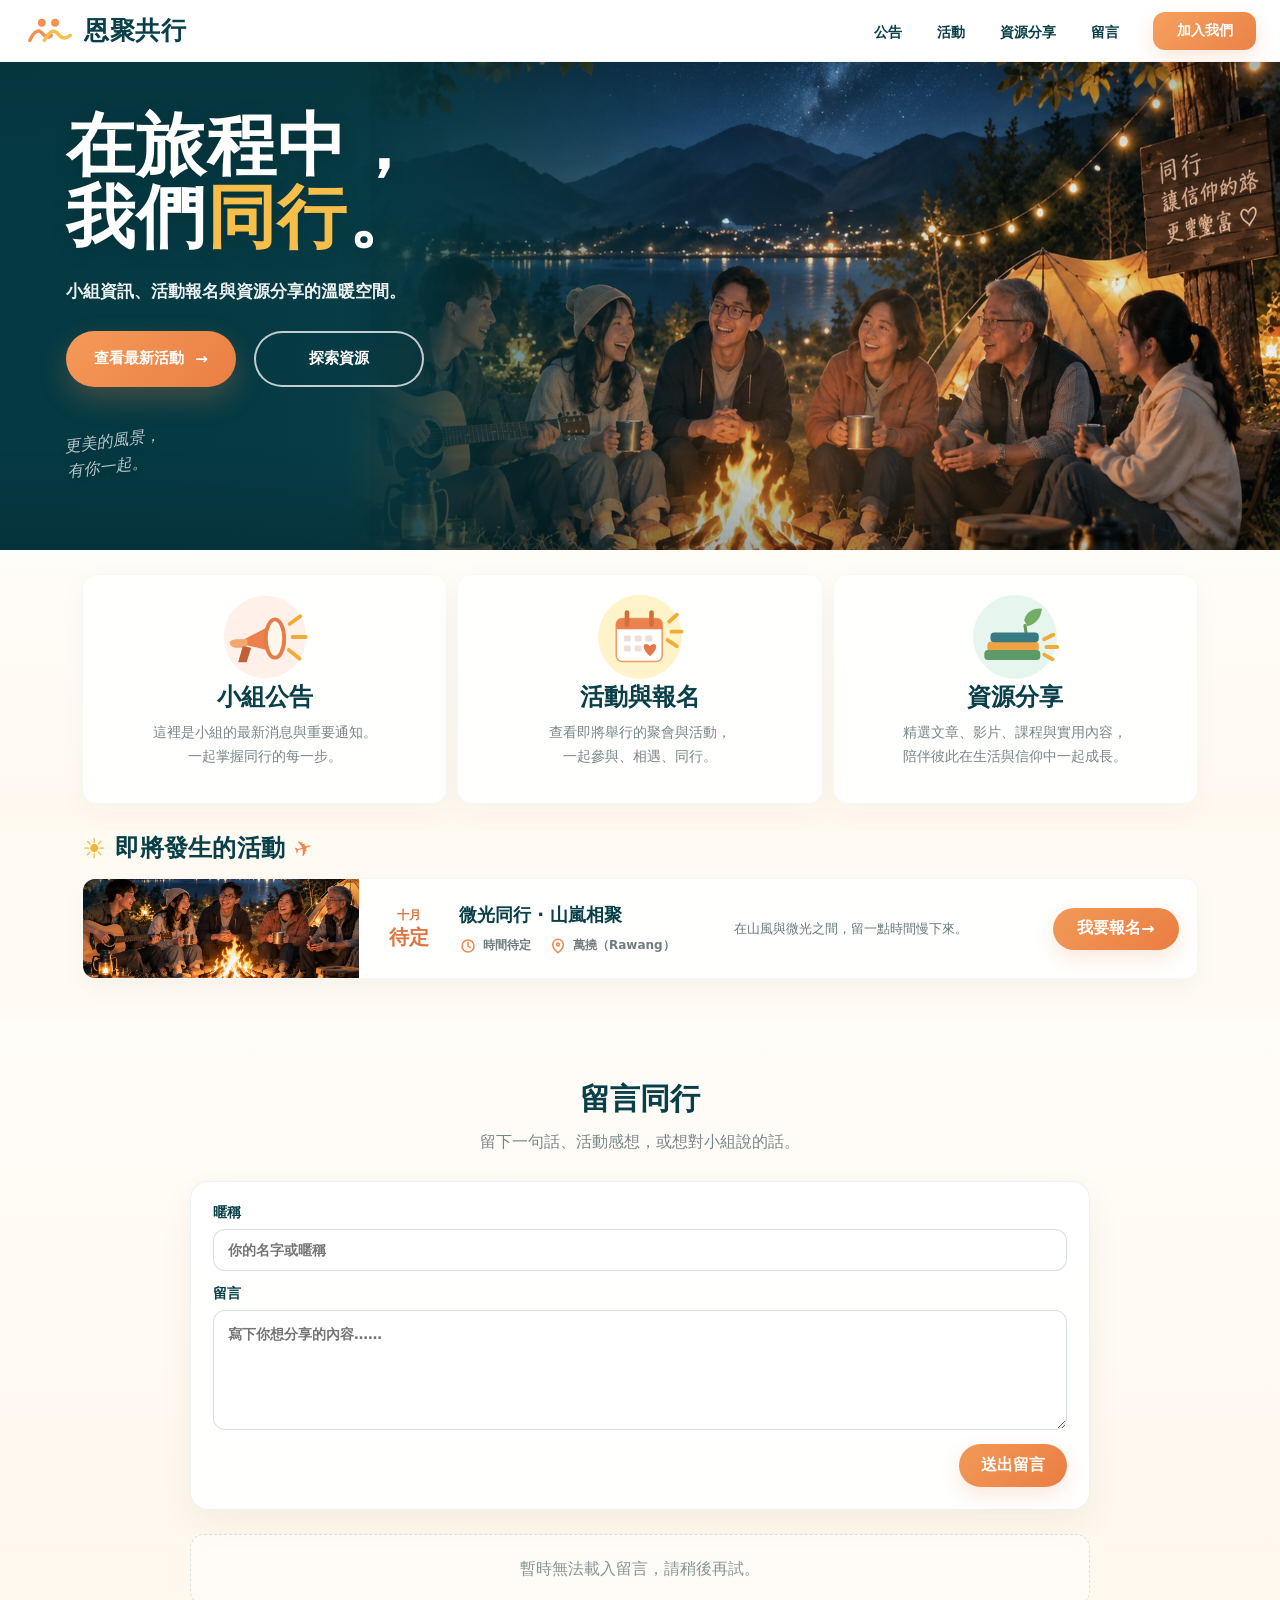
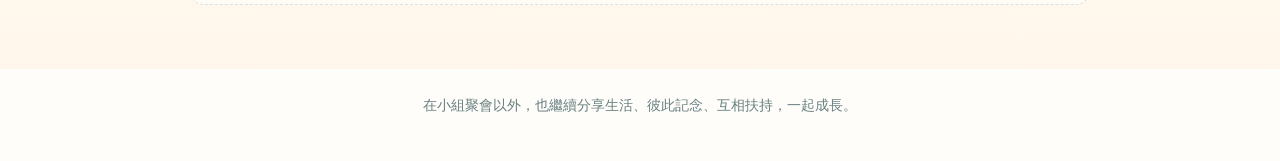
<file: index.html>
<!doctype html>
<html lang="zh-Hant">
<head>
  <meta charset="utf-8">
  <meta name="viewport" content="width=device-width, initial-scale=1">
  <meta name="theme-color" content="#fffaf2">
  <title>恩聚共行</title>
  <link rel="stylesheet" href="style.css">
  <link rel="stylesheet" href="comments.css">
</head>
<body>
  <header class="topbar">
    <div class="nav-shell">
      <a class="brand" href="#top" aria-label="恩聚共行 首頁">
        <svg class="brand-mark" viewBox="0 0 82 48" aria-hidden="true">
          <circle cx="28" cy="11" r="6.2"></circle>
          <circle cx="49" cy="11" r="6.2"></circle>
          <path d="M9 39C17 22 24 21 30 29C34 34 38 36 43 31"></path>
          <path d="M32 39C41 22 48 21 55 30C60 36 65 37 73 31"></path>
        </svg>
        <span>恩聚共行</span>
      </a>

      <nav class="main-nav" aria-label="主要導覽">
        <a href="#announcements">公告</a>
        <a href="#events">活動</a>
        <a href="#resources">資源分享</a>
        <a href="#comments">留言</a>
        <a class="join-btn" href="#connect">加入我們</a>
      </nav>

      <button class="menu-btn" type="button" aria-expanded="false" aria-label="開啟選單">
        <span></span><span></span><span></span>
      </button>
    </div>
  </header>

  <main id="top">
    <section class="hero" aria-labelledby="hero-title">
      <div class="hero-content">
        <h1 id="hero-title">在旅程中，<br>我們<span>同行</span>。</h1>
        <p>小組資訊、活動報名與資源分享的溫暖空間。</p>

        <div class="hero-actions">
          <a class="btn btn-primary" href="#events">查看最新活動 <span>→</span></a>
          <a class="btn btn-outline" href="#resources">探索資源</a>
        </div>

        <p class="hero-note">更美的風景，<br>有你一起。</p>
      </div>
    </section>

    <section class="feature-section" aria-label="主要功能">
      <div class="feature-grid">
        <article class="feature-card" id="announcements" tabindex="0">
          <div class="icon-stage icon-stage-peach" aria-hidden="true">
            <svg class="feature-icon megaphone" viewBox="0 0 120 90">
              <path class="icon-main" d="M31 49L69 29V64L31 54Z"></path>
              <path class="icon-light" d="M25 48H37V59H25C18 59 14 56 14 53C14 50 18 48 25 48Z"></path>
              <path class="icon-dark" d="M31 57L42 59L36 78H25Z"></path>
              <ellipse class="icon-ring" cx="73" cy="47" rx="12" ry="25"></ellipse>
              <path class="ray" d="M92 28L106 18M96 45H113M91 62L105 73"></path>
            </svg>
          </div>
          <h2>小組公告</h2>
          <p>這裡是小組的最新消息與重要通知。<br>一起掌握同行的每一步。</p>
        </article>

        <article class="feature-card" id="events" tabindex="0">
          <div class="icon-stage icon-stage-yellow" aria-hidden="true">
            <svg class="feature-icon calendar" viewBox="0 0 120 90">
              <rect class="icon-paper" x="29" y="21" width="60" height="56" rx="8"></rect>
              <path class="icon-main" d="M29 35H89V27C89 23 86 21 82 21H36C32 21 29 24 29 28Z"></path>
              <path class="ring" d="M43 13V29M75 13V29"></path>
              <g class="calendar-grid">
                <rect x="39" y="43" width="9" height="8" rx="2"></rect>
                <rect x="53" y="43" width="9" height="8" rx="2"></rect>
                <rect x="67" y="43" width="9" height="8" rx="2"></rect>
                <rect x="39" y="56" width="9" height="8" rx="2"></rect>
                <rect x="53" y="56" width="9" height="8" rx="2"></rect>
              </g>
              <path class="heart" d="M73 57C67 50 58 57 73 70C88 57 79 50 73 57Z"></path>
              <path class="ray" d="M98 25L108 16M101 38H114M96 49L108 57"></path>
            </svg>
          </div>
          <h2>活動與報名</h2>
          <p>查看即將舉行的聚會與活動，<br>一起參與、相遇、同行。</p>
        </article>

        <article class="feature-card" id="resources" tabindex="0">
          <div class="icon-stage icon-stage-mint" aria-hidden="true">
            <svg class="feature-icon books" viewBox="0 0 120 90">
              <path class="leaf" d="M72 23C75 10 88 7 95 8C94 19 88 28 76 31Z"></path>
              <path class="stem" d="M73 30C74 37 75 41 75 47"></path>
              <rect class="book book-one" x="24" y="51" width="67" height="13" rx="5"></rect>
              <rect class="book book-two" x="20" y="62" width="73" height="13" rx="5"></rect>
              <rect class="book book-three" x="28" y="39" width="63" height="13" rx="5"></rect>
              <path class="ray" d="M98 48L110 42M101 58H115M98 68L109 74"></path>
            </svg>
          </div>
          <h2>資源分享</h2>
          <p>精選文章、影片、課程與實用內容，<br>陪伴彼此在生活與信仰中一起成長。</p>
        </article>
      </div>
    </section>

    <section class="upcoming" aria-labelledby="upcoming-title">
      <div class="section-title-row">
        <h2 id="upcoming-title">
          <span class="sun-icon" aria-hidden="true">☀</span>
          即將發生的活動
          <span class="paper-plane" aria-hidden="true">✈</span>
        </h2>
      </div>

      <article class="event-card">
        <div class="event-image" role="img" aria-label="活動示意圖"></div>

        <div class="event-date">
          <span>十月</span>
          <strong>待定</strong>
        </div>

        <div class="event-main">
          <h3>微光同行 · 山嵐相聚</h3>
          <div class="event-meta">
            <span>
              <svg viewBox="0 0 24 24" aria-hidden="true"><circle cx="12" cy="12" r="8"></circle><path d="M12 7V12L15 14"></path></svg>
              時間待定
            </span>
            <span>
              <svg viewBox="0 0 24 24" aria-hidden="true"><path d="M12 21S5 15.8 5 10A7 7 0 0 1 19 10C19 15.8 12 21 12 21Z"></path><circle cx="12" cy="10" r="2"></circle></svg>
              萬撓（Rawang）
            </span>
          </div>
        </div>

        <p class="event-copy">在山風與微光之間，留一點時間慢下來。</p>

        <a class="register-btn" href="pages/chapter1.html">我要報名 <span>→</span></a>
      </article>
    </section>

    <section class="comments-section" id="comments" aria-labelledby="comments-title">
      <div class="comments-shell">
        <div class="comments-heading">
          <h2 id="comments-title">留言同行</h2>
          <p>留下一句話、活動感想，或想對小組說的話。</p>
        </div>

        <form class="comments-form" id="comments-form">
          <label>
            暱稱
            <input type="text" name="name" maxlength="20" autocomplete="nickname" placeholder="你的名字或暱稱" required>
          </label>

          <label>
            留言
            <textarea name="message" maxlength="300" placeholder="寫下你想分享的內容……" required></textarea>
          </label>

          <div class="comments-form-footer">
            <p class="comments-status" id="comments-status" aria-live="polite"></p>
            <button class="comments-submit" id="comments-submit" type="submit">送出留言</button>
          </div>
        </form>

        <div class="comments-list" id="comments-list" aria-live="polite">
          <p class="comments-empty">正在載入留言……</p>
        </div>
      </div>
    </section>

    <section class="connect" id="connect" aria-label="連結">
      <p>在小組聚會以外，也繼續分享生活、彼此記念、互相扶持，一起成長。</p>
    </section>
  </main>

  <script src="app.js"></script>
  <script src="comments.js"></script>
</body>
</html>
</file>
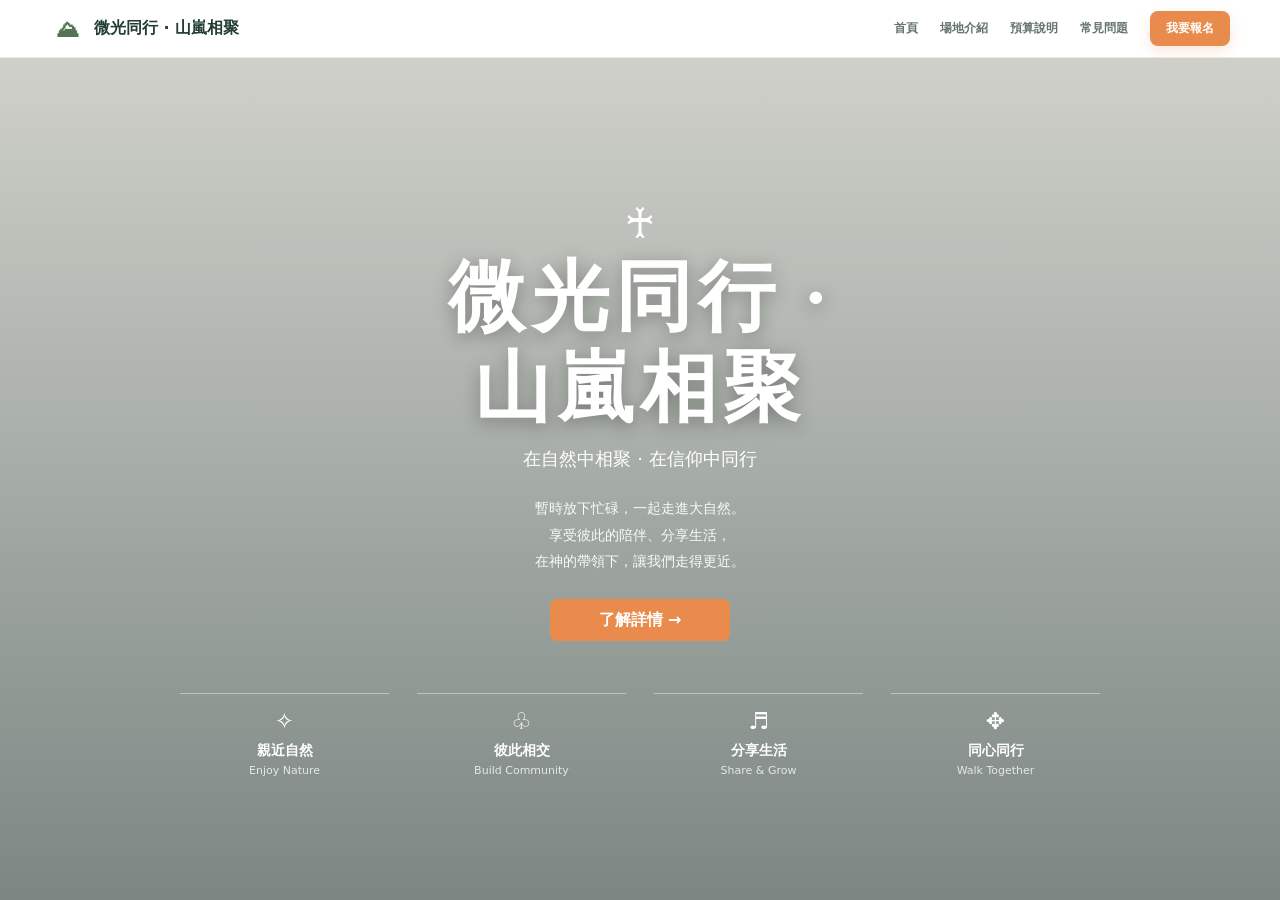
<file: pages/chapter1.html>
<!doctype html><html lang="zh-Hant"><head><meta charset="utf-8"><meta name="viewport" content="width=device-width,initial-scale=1"><title>活動概覽｜微光同行 · 山嵐相聚</title><link rel="stylesheet" href="../flow.css"></head><body><header class="event-nav"><div class="inner"><a class="event-brand" href="../index.html"><span class="mount">⛰</span><span>微光同行 · 山嵐相聚</span></a><nav class="event-menu"><a href="../index.html">首頁</a><a href="chapter2.html">場地介紹</a><a href="chapter3.html">預算說明</a><a href="chapter6.html">常見問題</a><a class="nav-register" href="chapter4.html">我要報名</a></nav></div></header><section class="intro-hero" style="--intro-bg:url('https://static.wixstatic.com/media/f45a79_2a886878c51a428da08c969be38046cd~mv2.jpg/v1/fill/w_1800,h_1100,q_90/f45a79_2a886878c51a428da08c969be38046cd~mv2.jpg')"><div class="intro-content"><div class="intro-mark">♰</div><h1>微光同行 ·<br>山嵐相聚</h1><p class="tagline">在自然中相聚 · 在信仰中同行</p><p class="lead">暫時放下忙碌，一起走進大自然。<br>享受彼此的陪伴、分享生活，<br>在神的帶領下，讓我們走得更近。</p><a class="btn" href="chapter2.html">了解詳情 →</a><div class="intro-values"><div class="intro-value"><div class="ico">✧</div><strong>親近自然</strong><span>Enjoy Nature</span></div><div class="intro-value"><div class="ico">♧</div><strong>彼此相交</strong><span>Build Community</span></div><div class="intro-value"><div class="ico">♬</div><strong>分享生活</strong><span>Share & Grow</span></div><div class="intro-value"><div class="ico">✥</div><strong>同心同行</strong><span>Walk Together</span></div></div></div></section><script src="../flow.js"></script></body></html>
</file>
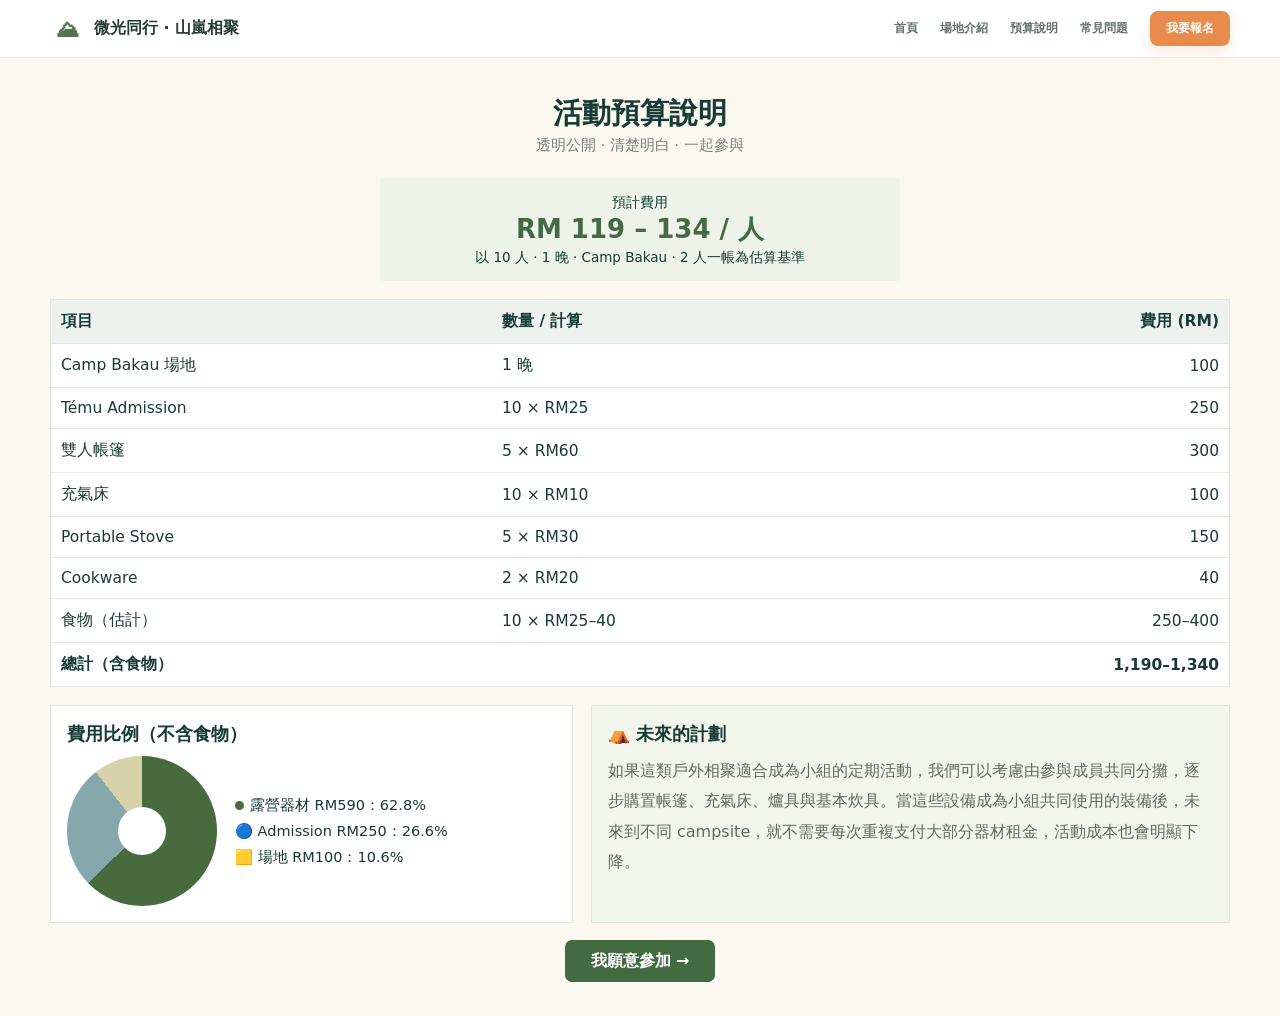
<file: pages/chapter3.html>
<!doctype html><html lang="zh-Hant"><head><meta charset="utf-8"><meta name="viewport" content="width=device-width,initial-scale=1"><title>活動預算說明｜微光同行 · 山嵐相聚</title><link rel="stylesheet" href="../flow.css"></head><body><header class="event-nav"><div class="inner"><a class="event-brand" href="../index.html"><span class="mount">⛰</span><span>微光同行 · 山嵐相聚</span></a><nav class="event-menu"><a href="../index.html">首頁</a><a href="chapter2.html">場地介紹</a><a href="chapter3.html">預算說明</a><a href="chapter6.html">常見問題</a><a class="nav-register" href="chapter4.html">我要報名</a></nav></div></header><main class="page"><section class="budget-header"><h1>活動預算說明</h1><p>透明公開 · 清楚明白 · 一起參與</p></section><div class="price-box"><span>預計費用</span><strong>RM 119 – 134 / 人</strong><span>以 10 人 · 1 晚 · Camp Bakau · 2 人一帳為估算基準</span></div><table class="budget-table"><thead><tr><th>項目</th><th>數量 / 計算</th><th>費用 (RM)</th></tr></thead><tbody><tr><td>Camp Bakau 場地</td><td>1 晚</td><td>100</td></tr><tr><td>Tému Admission</td><td>10 × RM25</td><td>250</td></tr><tr><td>雙人帳篷</td><td>5 × RM60</td><td>300</td></tr><tr><td>充氣床</td><td>10 × RM10</td><td>100</td></tr><tr><td>Portable Stove</td><td>5 × RM30</td><td>150</td></tr><tr><td>Cookware</td><td>2 × RM20</td><td>40</td></tr><tr><td>食物（估計）</td><td>10 × RM25–40</td><td>250–400</td></tr><tr><td><strong>總計（含食物）</strong></td><td></td><td><strong>1,190–1,340</strong></td></tr></tbody></table><section class="budget-lower"><div class="cost-card"><h3>費用比例（不含食物）</h3><div class="pie-row"><div class="pie"></div><div class="legend"><div><b></b>露營器材 RM590：62.8%</div><div>🔵 Admission RM250：26.6%</div><div>🟨 場地 RM100：10.6%</div></div></div></div><div class="future-card"><h3>⛺ 未來的計劃</h3><p>如果這類戶外相聚適合成為小組的定期活動，我們可以考慮由參與成員共同分攤，逐步購置帳篷、充氣床、爐具與基本炊具。當這些設備成為小組共同使用的裝備後，未來到不同 campsite，就不需要每次重複支付大部分器材租金，活動成本也會明顯下降。</p></div></section><div class="budget-action"><a class="btn btn-green" href="chapter4.html">我願意參加 →</a></div></main><script src="../flow.js"></script></body></html>
</file>
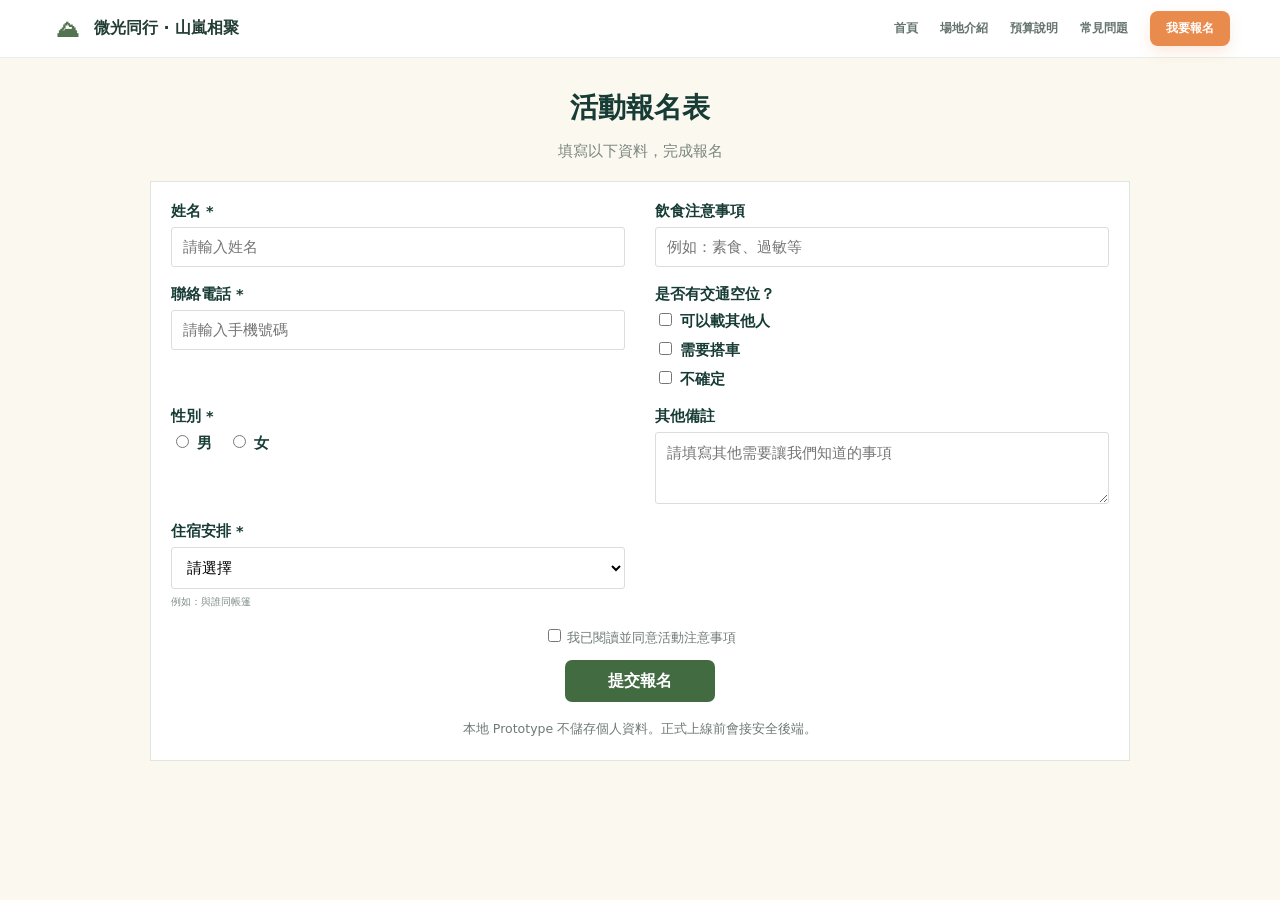
<file: pages/chapter4.html>
<!doctype html><html lang="zh-Hant"><head><meta charset="utf-8"><meta name="viewport" content="width=device-width,initial-scale=1"><title>活動報名表｜微光同行 · 山嵐相聚</title><link rel="stylesheet" href="../flow.css"></head><body><header class="event-nav"><div class="inner"><a class="event-brand" href="../index.html"><span class="mount">⛰</span><span>微光同行 · 山嵐相聚</span></a><nav class="event-menu"><a href="../index.html">首頁</a><a href="chapter2.html">場地介紹</a><a href="chapter3.html">預算說明</a><a href="chapter6.html">常見問題</a><a class="nav-register" href="chapter4.html">我要報名</a></nav></div></header><main class="page"><div class="form-wrap"><section class="form-heading"><h1>活動報名表</h1><p>填寫以下資料，完成報名</p></section><form class="form-card" id="registrationForm"><div class="form-grid"><div class="field"><label>姓名 *</label><input required placeholder="請輸入姓名"></div><div class="field"><label>飲食注意事項</label><input placeholder="例如：素食、過敏等"></div><div class="field"><label>聯絡電話 *</label><input required placeholder="請輸入手機號碼"></div><div class="field"><label>是否有交通空位？</label><div class="checklist"><label><input type="checkbox"> 可以載其他人</label><label><input type="checkbox"> 需要搭車</label><label><input type="checkbox"> 不確定</label></div></div><div class="field"><label>性別 *</label><div class="choices"><label><input type="radio" name="gender" required> 男</label><label><input type="radio" name="gender"> 女</label></div></div><div class="field"><label>其他備註</label><textarea placeholder="請填寫其他需要讓我們知道的事項"></textarea></div><div class="field"><label>住宿安排 *</label><select required><option value="">請選擇</option><option>雙人帳</option><option>夫妻同帳</option><option>自行安排</option></select><small style="font-size:10px;color:#81908a">例如：與誰同帳篷</small></div></div><p class="form-consent"><label><input type="checkbox" required> 我已閱讀並同意活動注意事項</label></p><div class="form-action"><button class="btn btn-green" type="submit">提交報名</button></div><p class="form-consent">本地 Prototype 不儲存個人資料。正式上線前會接安全後端。</p></form></div></main><script src="../flow.js"></script></body></html>
</file>
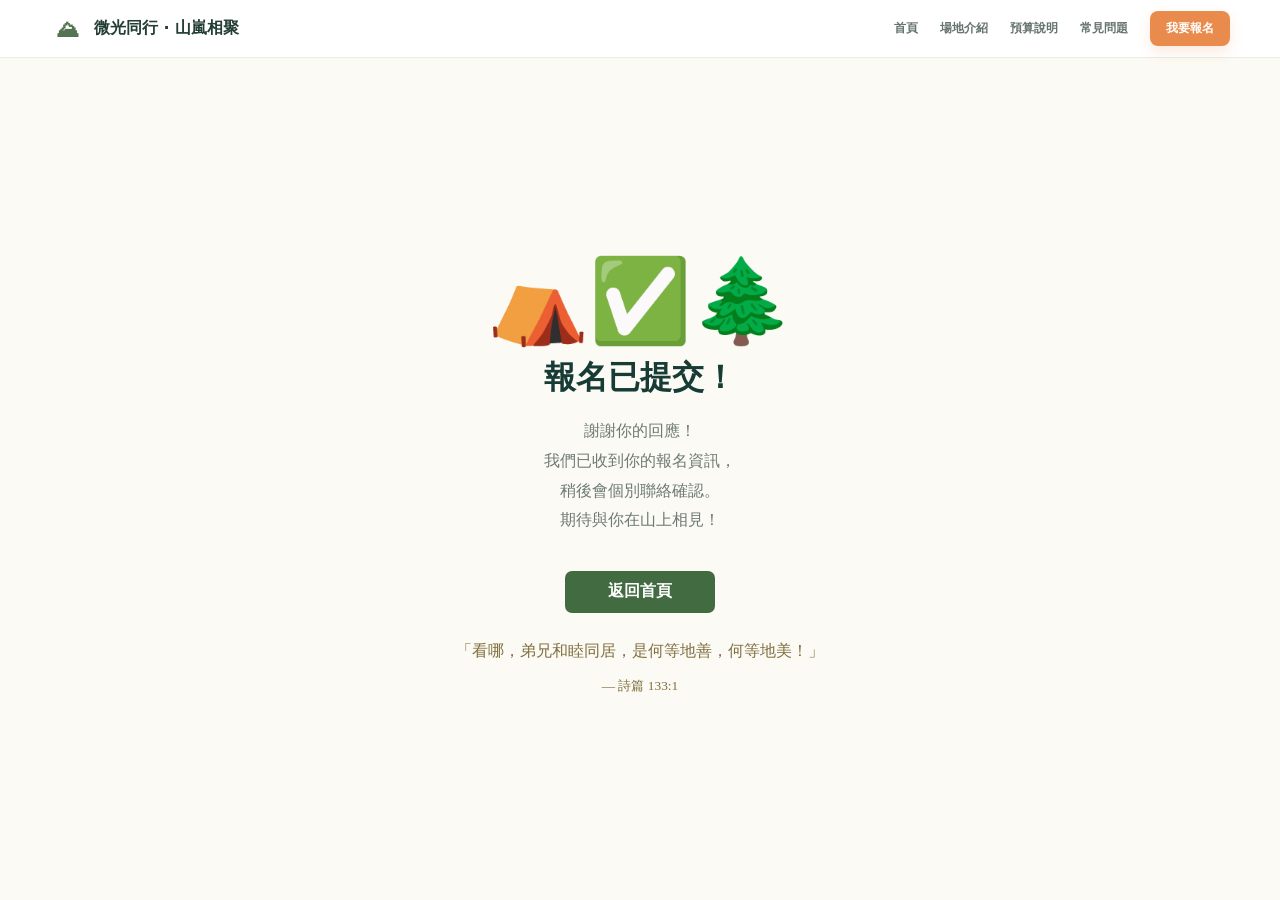
<file: pages/chapter5.html>
<!doctype html><html lang="zh-Hant"><head><meta charset="utf-8"><meta name="viewport" content="width=device-width,initial-scale=1"><title>報名已提交｜微光同行 · 山嵐相聚</title><link rel="stylesheet" href="../flow.css"></head><body><header class="event-nav"><div class="inner"><a class="event-brand" href="../index.html"><span class="mount">⛰</span><span>微光同行 · 山嵐相聚</span></a><nav class="event-menu"><a href="../index.html">首頁</a><a href="chapter2.html">場地介紹</a><a href="chapter3.html">預算說明</a><a href="chapter6.html">常見問題</a><a class="nav-register" href="chapter4.html">我要報名</a></nav></div></header><section class="success-page"><div class="success-box"><div class="success-illustration">⛺✅🌲</div><h1>報名已提交！</h1><p>謝謝你的回應！<br>我們已收到你的報名資訊，<br>稍後會個別聯絡確認。<br>期待與你在山上相見！</p><a class="btn btn-green" href="../index.html">返回首頁</a><div class="verse">「看哪，弟兄和睦同居，是何等地善，何等地美！」<small>— 詩篇 133:1</small></div></div></section><script src="../flow.js"></script></body></html>
</file>
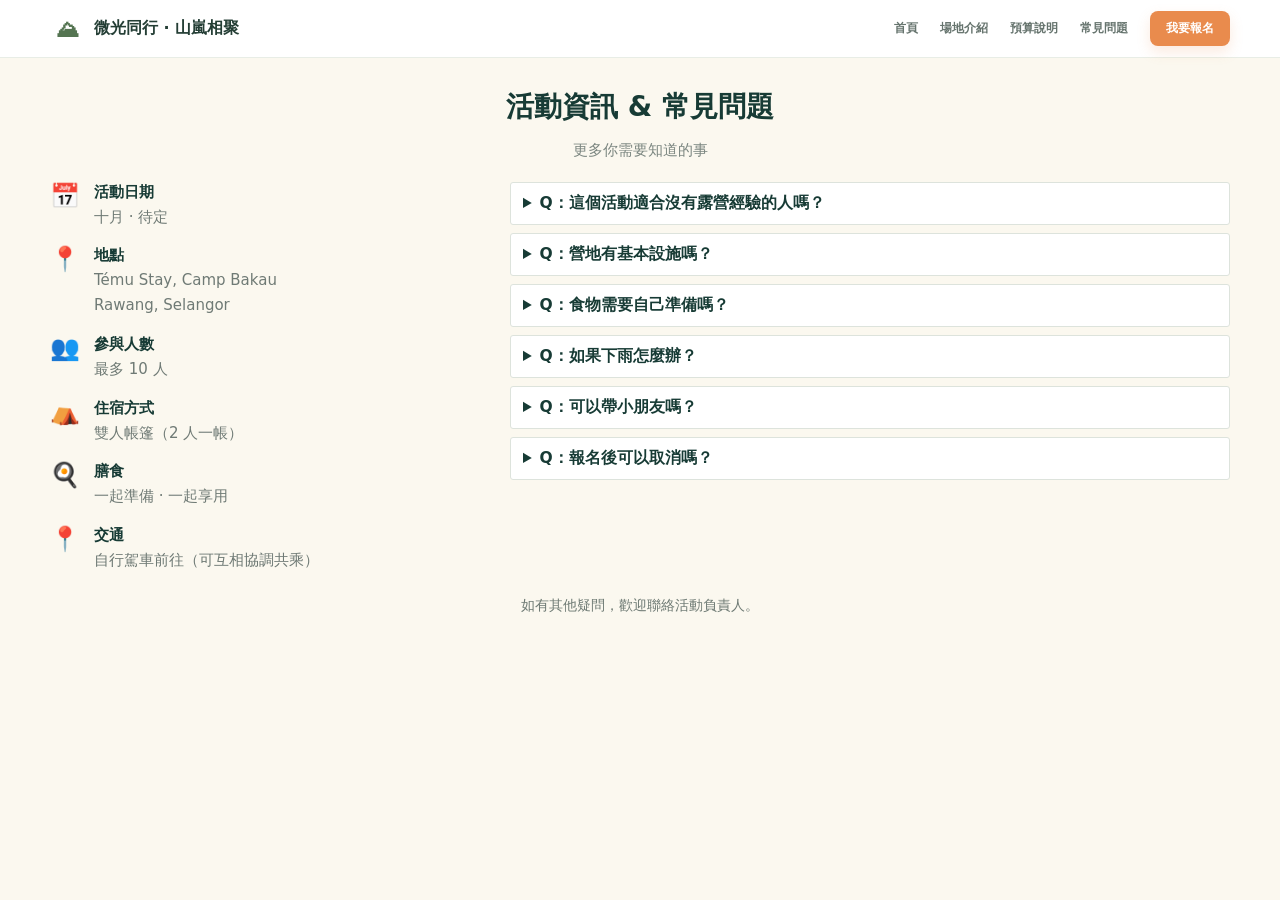
<file: pages/chapter6.html>
<!doctype html><html lang="zh-Hant"><head><meta charset="utf-8"><meta name="viewport" content="width=device-width,initial-scale=1"><title>活動資訊與常見問題｜微光同行 · 山嵐相聚</title><link rel="stylesheet" href="../flow.css"></head><body><header class="event-nav"><div class="inner"><a class="event-brand" href="../index.html"><span class="mount">⛰</span><span>微光同行 · 山嵐相聚</span></a><nav class="event-menu"><a href="../index.html">首頁</a><a href="chapter2.html">場地介紹</a><a href="chapter3.html">預算說明</a><a href="chapter6.html">常見問題</a><a class="nav-register" href="chapter4.html">我要報名</a></nav></div></header><main class="page"><section class="info-heading"><h1>活動資訊 & 常見問題</h1><p>更多你需要知道的事</p></section><div class="info-grid"><section class="facts"><div class="fact"><div class="ico">📅</div><div><strong>活動日期</strong><span>十月 · 待定</span></div></div><div class="fact"><div class="ico">📍</div><div><strong>地點</strong><span>Tému Stay, Camp Bakau<br>Rawang, Selangor</span></div></div><div class="fact"><div class="ico">👥</div><div><strong>參與人數</strong><span>最多 10 人</span></div></div><div class="fact"><div class="ico">⛺</div><div><strong>住宿方式</strong><span>雙人帳篷（2 人一帳）</span></div></div><div class="fact"><div class="ico">🍳</div><div><strong>膳食</strong><span>一起準備 · 一起享用</span></div></div><div class="fact"><div class="ico">📍</div><div><strong>交通</strong><span>自行駕車前往（可互相協調共乘）</span></div></div></section><section class="faq"><details><summary>Q：這個活動適合沒有露營經驗的人嗎？</summary><p>適合。活動以小組同行為主，裝備與基本安排會在出發前一起確認。</p></details><details><summary>Q：營地有基本設施嗎？</summary><p>Tému Stay 官方資料列有共用洗手間、熱水器、鏡子、洗手台及電源插座等基本設施。</p></details><details><summary>Q：食物需要自己準備嗎？</summary><p>我們會一起規劃採購與準備，並在報名時收集飲食限制。</p></details><details><summary>Q：如果下雨怎麼辦？</summary><p>出發前會按天氣情況確認安排；如安全條件不適合，活動負責人會另行通知。</p></details><details><summary>Q：可以帶小朋友嗎？</summary><p>目前這次活動以小組報名安排為準，如有兒童同行需求請在備註欄註明。</p></details><details><summary>Q：報名後可以取消嗎？</summary><p>可以，但如已產生不可退還的場地或租借費用，將按實際情況處理。</p></details></section></div><div class="info-footer">如有其他疑問，歡迎聯絡活動負責人。</div></main><script src="../flow.js"></script></body></html>
</file>
<file: style.css>
﻿
:root {
  --cream: #fffaf2;
  --orange: #f29152;
  --sun: #f7be49;
  --ink: #083f48;
  --muted: #788689;
  --shadow: 0 14px 34px rgba(63, 50, 33, .07);
}
* { box-sizing: border-box; }
html { scroll-behavior: smooth; }
body {
  margin: 0;
  background: var(--cream);
  color: var(--ink);
  font-family: Inter, ui-sans-serif, system-ui, -apple-system, BlinkMacSystemFont,
               "Segoe UI", "Noto Sans TC", "Microsoft JhengHei", sans-serif;
  -webkit-font-smoothing: antialiased;
}
a { color: inherit; text-decoration: none; }
button { font: inherit; }

.topbar {
  position: sticky;
  top: 0;
  z-index: 30;
  height: 62px;
  background: rgba(255,255,255,.97);
  border-bottom: 1px solid rgba(5,61,69,.05);
  backdrop-filter: blur(14px);
}
.nav-shell {
  width: min(1298px, calc(100% - 48px));
  height: 100%;
  margin: 0 auto;
  display: flex;
  align-items: center;
  justify-content: space-between;
}
.brand {
  display: inline-flex;
  align-items: center;
  gap: 8px;
  color: var(--ink);
  font-weight: 800;
  font-size: 25px;
  letter-spacing: .02em;
}
.brand-mark { width: 52px; height: 36px; overflow: visible; }
.brand-mark circle { fill: var(--orange); }
.brand-mark path {
  fill: none;
  stroke: var(--orange);
  stroke-width: 5.5;
  stroke-linecap: round;
  stroke-linejoin: round;
}
.brand-mark path:last-child { stroke: var(--sun); }

.main-nav {
  display: flex;
  align-items: center;
  gap: 33px;
  font-size: 14px;
  font-weight: 700;
}
.main-nav > a:not(.join-btn) {
  position: relative;
  padding: 22px 1px 18px;
}
.main-nav > a:not(.join-btn)::after {
  content: "";
  position: absolute;
  left: 50%;
  right: 50%;
  bottom: 12px;
  height: 2px;
  border-radius: 999px;
  background: var(--orange);
  transition: .22s ease;
}
.main-nav > a:not(.join-btn):hover::after {
  left: 0;
  right: 0;
}
.join-btn {
  min-width: 103px;
  text-align: center;
  padding: 10px 18px;
  border-radius: 12px;
  color: #fff;
  background: linear-gradient(135deg, #f6a15f, #ea8247);
  box-shadow: 0 8px 20px rgba(237, 126, 67, .18);
  transition: transform .2s ease, box-shadow .2s ease;
}
.join-btn:hover {
  transform: translateY(-2px);
  box-shadow: 0 10px 24px rgba(237, 126, 67, .25);
}
.menu-btn {
  display: none;
  border: 0;
  background: none;
  padding: 8px;
}
.menu-btn span {
  display: block;
  width: 24px;
  height: 2px;
  margin: 5px 0;
  background: var(--ink);
}

.hero {
  position: relative;
  min-height: 488px;
  overflow: hidden;
  background:
    linear-gradient(90deg, rgba(5,58,67,.96) 0%, rgba(5,58,67,.92) 18%, rgba(5,58,67,.74) 33%, rgba(5,58,67,.18) 56%, rgba(5,58,67,.06) 100%),
    url("assets/hero-bg-v2.jpg") center center / cover no-repeat;
}
.hero::before {
  content: "";
  position: absolute;
  inset: 0;
  background:
    radial-gradient(circle at 70% 68%, rgba(255, 161, 78, .18), transparent 22%),
    linear-gradient(180deg, rgba(0,0,0,.08), transparent 28%),
    linear-gradient(0deg, rgba(0,0,0,.12), transparent 22%);
  pointer-events: none;
}
.hero-content {
  position: relative;
  z-index: 2;
  width: min(1298px, calc(100% - 48px));
  margin: 0 auto;
  padding: 48px 0 46px 42px;
}
.hero h1 {
  margin: 0;
  color: #fff;
  font-size: clamp(52px, 5.4vw, 82px);
  line-height: 1.04;
  letter-spacing: .02em;
  font-weight: 900;
  font-family: "Noto Sans TC", "Microsoft JhengHei", sans-serif;
  text-shadow: 0 4px 18px rgba(0, 0, 0, .18);
}
.hero h1 span { color: var(--sun); }
.hero-content > p:not(.hero-note) {
  margin: 26px 0 0;
  color: rgba(255,255,255,.92);
  font-size: 17px;
  font-weight: 650;
}
.hero-actions {
  display: flex;
  gap: 18px;
  margin-top: 28px;
}
.btn {
  min-width: 170px;
  height: 56px;
  padding: 0 28px;
  border-radius: 999px;
  display: inline-flex;
  align-items: center;
  justify-content: center;
  gap: 11px;
  font-size: 15px;
  font-weight: 800;
  transition: transform .2s ease, box-shadow .2s ease, background .2s ease, border-color .2s ease;
}
.btn:hover { transform: translateY(-2px); }
.btn-primary {
  color: #fff;
  background: linear-gradient(135deg, #f59a58, #ea7e43);
  box-shadow: 0 12px 28px rgba(242, 132, 72, .25);
}
.btn-outline {
  color: #fff;
  border: 2px solid rgba(255,255,255,.75);
  background: rgba(7, 55, 68, .18);
  backdrop-filter: blur(7px);
}
.btn-outline:hover {
  background: rgba(255,255,255,.10);
  border-color: rgba(255,255,255,.92);
}
.hero-note {
  margin: 42px 0 0 !important;
  color: rgba(255,255,255,.72) !important;
  font-size: 16px !important;
  line-height: 1.55;
  font-style: italic;
  transform: rotate(-7deg);
  width: max-content;
  text-shadow: 0 4px 10px rgba(0,0,0,.2);
}

.feature-section {
  background: linear-gradient(180deg, #fffdf9 0%, #fff9ef 100%);
  padding: 24px 0 26px;
}
.feature-grid {
  width: min(1116px, calc(100% - 64px));
  margin: 0 auto;
  display: grid;
  grid-template-columns: repeat(3, 1fr);
  gap: 10px;
}
.feature-card {
  min-height: 230px;
  padding: 19px 18px 22px;
  text-align: center;
  border: 1px solid rgba(20,70,74,.035);
  border-radius: 15px;
  background: rgba(255,255,255,.84);
  box-shadow: 0 8px 30px rgba(69,49,27,.035);
  outline: none;
  transition: transform .22s ease, box-shadow .22s ease, border-color .22s ease;
}
.feature-card:hover,
.feature-card:focus-visible {
  transform: translateY(-5px);
  box-shadow: var(--shadow);
  border-color: rgba(240,138,75,.18);
}
.icon-stage {
  width: 110px;
  height: 86px;
  margin: 0 auto 4px;
  border-radius: 50%;
  display: grid;
  place-items: center;
  transition: transform .25s ease;
}
.feature-card:hover .icon-stage { transform: translateY(-4px) rotate(-1deg) scale(1.03); }
.icon-stage-peach { background: radial-gradient(circle, #fff0e9 0 58%, transparent 60%); }
.icon-stage-yellow { background: radial-gradient(circle, #fff3c9 0 59%, transparent 61%); }
.icon-stage-mint { background: radial-gradient(circle, #e6f5ee 0 59%, transparent 61%); }

.feature-icon { width: 92px; height: 72px; overflow: visible; }
.feature-icon .icon-main { fill: #ec8150; }
.feature-icon .icon-light { fill: #f3a76e; }
.feature-icon .icon-dark { fill: #c45f35; }
.feature-icon .icon-ring { fill: #fff7eb; stroke: #e57d48; stroke-width: 5; }
.feature-icon .ray {
  fill: none;
  stroke: #efad38;
  stroke-width: 5;
  stroke-linecap: round;
}
.calendar .icon-paper { fill: #fff; stroke: #ef9b65; stroke-width: 2; }
.calendar .ring { stroke: #d56e3f; stroke-width: 6; stroke-linecap: round; }
.calendar-grid rect { fill: #eeded5; }
.calendar .heart { fill: #e57949; }
.books .leaf { fill: #76ad64; }
.books .stem { stroke: #66995d; stroke-width: 4; fill: none; stroke-linecap: round; }
.book-one { fill: #efa344; }
.book-two { fill: #5c9b67; }
.book-three { fill: #377a82; }

.feature-card h2 {
  margin: 4px 0 8px;
  font-size: 24px;
  line-height: 1.15;
}
.feature-card p {
  margin: 0;
  color: var(--muted);
  font-size: 14px;
  line-height: 1.72;
}

.upcoming {
  background: #fffaf2;
  padding: 2px 0 42px;
}
.section-title-row {
  width: min(1116px, calc(100% - 64px));
  margin: 0 auto;
  padding: 0 0 14px;
  display: flex;
  align-items: center;
  justify-content: space-between;
}
.section-title-row h2 {
  margin: 0;
  display: flex;
  align-items: center;
  gap: 9px;
  font-size: 24px;
  letter-spacing: .01em;
}
.sun-icon { color: #efb638; font-size: 27px; }
.paper-plane { color: #ef8550; font-size: 22px; transform: rotate(-18deg); }
.view-all {
  color: #e6814c;
  font-size: 13px;
  font-weight: 800;
  cursor: default;
  user-select: none;
}
.event-card {
  width: min(1116px, calc(100% - 64px));
  min-height: 99px;
  margin: 0 auto;
  display: grid;
  grid-template-columns: 276px 68px 1.05fr 1.2fr 132px;
  align-items: center;
  gap: 16px;
  padding: 0 18px 0 0;
  overflow: hidden;
  border-radius: 13px;
  border: 1px solid rgba(20,70,74,.04);
  background: rgba(255,255,255,.86);
  box-shadow: 0 10px 26px rgba(66,45,21,.035);
}
.event-image {
  align-self: stretch;
  min-height: 99px;
  background: url("assets/event-rawang-v2.jpg") center center / cover no-repeat;
}
.event-date {
  text-align: center;
  color: #df7542;
  line-height: 1.1;
}
.event-date span { display: block; font-size: 12px; font-weight: 800; }
.event-date strong { display: block; margin-top: 4px; font-size: 20px; }
.event-main h3 {
  margin: 0 0 10px;
  font-size: 18px;
}
.event-meta {
  display: flex;
  gap: 18px;
  flex-wrap: wrap;
  color: #6f7d7f;
  font-size: 12px;
  font-weight: 650;
}
.event-meta span {
  display: inline-flex;
  align-items: center;
  gap: 6px;
}
.event-meta svg {
  width: 18px;
  height: 18px;
  fill: none;
  stroke: #ee874f;
  stroke-width: 2;
  stroke-linecap: round;
  stroke-linejoin: round;
}
.event-copy {
  margin: 0;
  color: #68797b;
  font-size: 13px;
  line-height: 1.65;
}
.register-btn {
  justify-self: end;
  min-width: 126px;
  height: 42px;
  border: 0;
  border-radius: 999px;
  color: #fff;
  font-weight: 800;
  cursor: pointer;
  background: linear-gradient(135deg, #f19a58, #eb7d42);
  box-shadow: 0 8px 20px rgba(235,125,66,.18);
  transition: transform .18s ease, box-shadow .18s ease;
}
.register-btn:hover {
  transform: translateY(-2px);
  box-shadow: 0 10px 24px rgba(235,125,66,.25);
}
.connect {
  padding: 28px 20px 46px;
  background: #fffdf9;
  text-align: center;
  color: #688082;
  font-size: 14px;
}
.connect p { margin: 0 auto; max-width: 760px; }

.prototype-toast {
  position: fixed;
  left: 50%;
  bottom: 22px;
  z-index: 80;
  transform: translate(-50%, 18px);
  opacity: 0;
  pointer-events: none;
  padding: 11px 16px;
  border-radius: 999px;
  color: #fff;
  background: rgba(5,61,69,.94);
  box-shadow: 0 12px 30px rgba(5,40,46,.25);
  font-size: 13px;
  transition: .22s ease;
}
.prototype-toast.show {
  opacity: 1;
  transform: translate(-50%, 0);
}

@media (max-width: 980px) {
  .hero-content { padding-left: 18px; }
  .event-card { grid-template-columns: 220px 66px 1fr 126px; }
  .event-copy { display: none; }
}

@media (max-width: 760px) {
  .nav-shell { width: calc(100% - 28px); }
  .brand { font-size: 21px; }
  .brand-mark { width: 44px; }
  .main-nav {
    position: absolute;
    left: 14px;
    right: 14px;
    top: 68px;
    display: none;
    flex-direction: column;
    align-items: stretch;
    gap: 0;
    padding: 14px;
    border-radius: 14px;
    background: #fff;
    box-shadow: 0 16px 40px rgba(0,0,0,.12);
  }
  .main-nav.open { display: flex; }
  .main-nav > a { padding: 12px !important; }
  .join-btn { margin-top: 5px; }
  .menu-btn { display: block; }

  .hero {
    min-height: 560px;
    background:
      linear-gradient(180deg, rgba(5,58,67,.92) 0%, rgba(5,58,67,.78) 52%, rgba(5,58,67,.46) 100%),
      url("assets/hero-bg-v2.jpg") 68% center / cover no-repeat;
  }
  .hero-content {
    width: calc(100% - 32px);
    padding: 54px 8px 36px;
  }
  .hero h1 { font-size: clamp(44px, 13vw, 60px); }
  .hero-content > p:not(.hero-note) {
    max-width: 330px;
    font-size: 16px;
  }
  .hero-actions { flex-wrap: wrap; gap: 12px; }
  .btn { width: 100%; min-width: 0; height: 52px; }

  .feature-grid {
    width: calc(100% - 28px);
    grid-template-columns: 1fr;
    gap: 12px;
  }
  .feature-card { min-height: auto; padding: 19px 18px 23px; }

  .section-title-row,
  .event-card { width: calc(100% - 28px); }
  .section-title-row h2 { font-size: 21px; }
  .event-card {
    grid-template-columns: 92px 1fr;
    gap: 12px;
    padding: 0 0 14px;
  }
  .event-image {
    grid-column: 1 / -1;
    min-height: 170px;
  }
  .event-date { padding-left: 10px; }
  .event-main { padding-right: 12px; }
  .event-copy {
    display: block;
    grid-column: 1 / -1;
    padding: 0 14px;
  }
  .register-btn {
    grid-column: 1 / -1;
    justify-self: stretch;
    margin: 0 14px;
  }
}

.register-btn{display:inline-flex;align-items:center;justify-content:center;text-decoration:none;}
</file>
<file: comments.css>
.comments-section {
  padding: 58px 0 64px;
  background: linear-gradient(180deg, #fffdf9 0%, #fff7eb 100%);
}
.comments-shell {
  width: min(900px, calc(100% - 40px));
  margin: 0 auto;
}
.comments-heading {
  text-align: center;
  margin-bottom: 26px;
}
.comments-heading h2 {
  margin: 0 0 8px;
  font-size: 30px;
  color: var(--ink);
}
.comments-heading p {
  margin: 0;
  color: var(--muted);
  line-height: 1.7;
}
.comments-admin-bar {
  display: inline-flex;
  align-items: center;
  gap: 10px;
  margin-top: 14px;
  padding: 7px 10px;
  border-radius: 999px;
  background: rgba(8,63,72,.06);
  color: #5f7c7f;
  font-size: 12px;
  font-weight: 800;
}
.comments-admin-toggle {
  border: 1px solid rgba(8,63,72,.14);
  border-radius: 999px;
  background: #fff;
  color: var(--ink);
  padding: 6px 10px;
  font: inherit;
  font-weight: 800;
  cursor: pointer;
}
.comments-admin-toggle.active {
  color: #fff;
  border-color: #b85f49;
  background: #b85f49;
}
.comments-form {
  display: grid;
  gap: 14px;
  padding: 22px;
  border-radius: 18px;
  background: rgba(255,255,255,.92);
  border: 1px solid rgba(8,63,72,.07);
  box-shadow: 0 14px 34px rgba(63,50,33,.06);
}
.comments-form label {
  display: grid;
  gap: 7px;
  color: var(--ink);
  font-size: 14px;
  font-weight: 800;
}
.comments-form input,
.comments-form textarea {
  width: 100%;
  border: 1px solid rgba(8,63,72,.16);
  border-radius: 12px;
  background: #fff;
  color: var(--ink);
  padding: 12px 14px;
  font: inherit;
  outline: none;
  transition: border-color .18s ease, box-shadow .18s ease;
}
.comments-form textarea {
  min-height: 120px;
  resize: vertical;
  line-height: 1.6;
}
.comments-form input:focus,
.comments-form textarea:focus {
  border-color: #ee874f;
  box-shadow: 0 0 0 3px rgba(238,135,79,.12);
}
.comments-form-footer {
  display: flex;
  align-items: center;
  justify-content: space-between;
  gap: 14px;
  flex-wrap: wrap;
}
.comments-status {
  min-height: 20px;
  margin: 0;
  color: #5f7c7f;
  font-size: 13px;
}
.comments-status.error { color: #b34d3a; }
.comments-submit {
  border: 0;
  border-radius: 999px;
  padding: 11px 22px;
  color: #fff;
  font: inherit;
  font-weight: 800;
  cursor: pointer;
  background: linear-gradient(135deg, #f19a58, #eb7d42);
  box-shadow: 0 8px 20px rgba(235,125,66,.18);
  transition: transform .18s ease, box-shadow .18s ease, opacity .18s ease;
}
.comments-submit:hover:not(:disabled) {
  transform: translateY(-1px);
  box-shadow: 0 10px 24px rgba(235,125,66,.24);
}
.comments-submit:disabled {
  opacity: .58;
  cursor: wait;
}
.comments-list {
  display: grid;
  gap: 12px;
  margin-top: 24px;
}
.comment-card {
  padding: 18px 20px;
  border-radius: 15px;
  background: rgba(255,255,255,.92);
  border: 1px solid rgba(8,63,72,.06);
  box-shadow: 0 8px 24px rgba(63,50,33,.04);
}
.comment-card-header {
  display: flex;
  align-items: baseline;
  justify-content: space-between;
  gap: 12px;
}
.comment-card-header strong {
  color: var(--ink);
  font-size: 15px;
  overflow-wrap: anywhere;
}
.comment-card-header time {
  color: #91a0a2;
  font-size: 12px;
  white-space: nowrap;
}
.comment-card > p {
  margin: 10px 0 0;
  color: #536d70;
  line-height: 1.7;
  white-space: pre-wrap;
  overflow-wrap: anywhere;
}
.comment-admin-actions {
  display: flex;
  justify-content: flex-end;
  margin-top: 14px;
}
.comment-delete-btn {
  border: 1px solid rgba(179,77,58,.25);
  border-radius: 999px;
  background: #fff7f4;
  color: #b34d3a;
  padding: 7px 13px;
  font: inherit;
  font-size: 12px;
  font-weight: 800;
  cursor: pointer;
}
.comment-delete-btn:hover {
  background: #b34d3a;
  color: #fff;
}
.comments-empty {
  margin: 0;
  padding: 24px;
  text-align: center;
  color: #869597;
  border: 1px dashed rgba(8,63,72,.14);
  border-radius: 14px;
  background: rgba(255,255,255,.48);
}
@media (max-width: 600px) {
  .comments-section { padding: 42px 0 48px; }
  .comments-shell { width: calc(100% - 28px); }
  .comments-heading h2 { font-size: 26px; }
  .comments-form { padding: 18px; }
  .comments-submit { width: 100%; }
  .comments-form-footer { align-items: stretch; }
  .comment-card-header {
    align-items: flex-start;
    flex-direction: column;
    gap: 4px;
  }
}
</file>
<file: flow.css>
:root{--cream:#fbf8ef;--ink:#173b35;--deep:#0b3332;--green:#486f45;--green2:#5f8758;--orange:#e98b4d;--gold:#d6ad54;--muted:#6e7c76;--line:#dfe6dc;--soft:#eef3e9;--white:#fff;--shadow:0 12px 30px rgba(22,50,39,.10)}
*{box-sizing:border-box}html,body{margin:0;min-height:100%;font-family:Inter,system-ui,-apple-system,"Segoe UI","Noto Sans TC","Microsoft JhengHei",sans-serif;color:var(--ink);background:var(--cream)}a{text-decoration:none;color:inherit}button,input,select,textarea{font:inherit}
.event-nav{height:58px;background:#fff;border-bottom:1px solid #e8ede6;display:flex;align-items:center;position:sticky;top:0;z-index:50}.event-nav .inner{width:min(1180px,calc(100% - 32px));margin:auto;display:flex;align-items:center;justify-content:space-between;gap:18px}.event-brand{display:flex;align-items:center;gap:10px;font-weight:900;font-size:16px;color:#243e35}.event-brand .mount{width:34px;height:28px;display:grid;place-items:center;color:#547451;font-size:23px}.event-menu{display:flex;align-items:center;gap:22px;font-size:12px;font-weight:750}.event-menu a{color:#66746e}.event-menu a:hover,.event-menu a.active{color:#345d42}.nav-register{padding:9px 16px;border-radius:8px;background:var(--orange);color:#fff!important;box-shadow:0 6px 14px rgba(233,139,77,.18)}
.page{width:min(1180px,calc(100% - 32px));margin:0 auto;padding:26px 0 34px}.eyebrow{font-size:11px;letter-spacing:.12em;font-weight:900;color:#678264}.title{font-size:32px;margin:5px 0 6px;color:#1e3630}.subtitle{margin:0;color:#7a8580;font-size:13px}.btn{display:inline-flex;align-items:center;justify-content:center;gap:8px;min-width:150px;height:42px;border-radius:7px;border:0;font-weight:850;cursor:pointer}.btn-green{background:#426b42;color:#fff}.btn-ghost{background:#fff;border:1px solid #cfd9cf;color:#426b42}
/* Page 1 */
.intro-hero{min-height:calc(100vh - 58px);background:linear-gradient(180deg,rgba(7,30,31,.18),rgba(7,30,31,.52)),var(--intro-bg) center/cover no-repeat;position:relative;display:flex;align-items:center;color:#fff}.intro-content{width:min(1180px,calc(100% - 32px));margin:auto;text-align:center;padding:50px 0 28px}.intro-mark{font-size:42px;line-height:1;margin-bottom:8px}.intro-content h1{font-family:"Noto Serif TC","PMingLiU",serif;font-size:clamp(48px,6vw,78px);font-weight:600;letter-spacing:.08em;line-height:1.18;margin:0;text-shadow:0 4px 18px rgba(0,0,0,.3)}.intro-content .tagline{font-size:18px;margin:13px 0 0}.intro-content .lead{max-width:560px;margin:24px auto 0;line-height:1.9;font-size:14px;color:rgba(255,255,255,.94)}.intro-content .btn{margin-top:24px;background:var(--orange);min-width:180px}.intro-values{width:min(920px,100%);margin:52px auto 0;display:grid;grid-template-columns:repeat(4,1fr);gap:28px}.intro-value{border-top:1px solid rgba(255,255,255,.4);padding-top:14px}.intro-value .ico{font-size:23px}.intro-value strong{display:block;margin-top:8px;font-size:14px}.intro-value span{display:block;font-size:11px;color:rgba(255,255,255,.78);margin-top:4px}
/* Page 2 */
.venue-top{display:grid;grid-template-columns:1.02fr .98fr;gap:0;background:#102722;color:#fff;border-radius:4px;overflow:hidden;min-height:185px}.venue-copy{padding:25px 30px}.venue-copy h1{font-size:34px;line-height:1.05;margin:0 0 10px}.venue-copy .zh{font-size:16px;margin-bottom:16px}.venue-stats{display:flex;gap:24px;flex-wrap:wrap}.venue-stat{font-size:10px;color:#c7d0cb}.venue-stat strong{display:block;color:#fff;font-size:14px;margin-bottom:2px}.venue-cover{background:url(https://static.wixstatic.com/media/f45a79_39892ad8dc3048148ff8ba430b839367~mv2.jpg/v1/fill/w_1200,h_760,q_90/f45a79_39892ad8dc3048148ff8ba430b839367~mv2.jpg) center/cover no-repeat;position:relative}.venue-cover::after{content:"";position:absolute;inset:0;background:linear-gradient(90deg,rgba(16,39,34,.45),transparent)}.venue-location{margin-top:8px;font-size:11px;color:#d5ddd7}
.gallery-panel{background:#102722;padding:10px;display:grid;grid-template-columns:1.55fr .85fr;gap:8px;position:relative}.gallery-main{position:relative;min-height:320px;overflow:hidden;border:1px solid rgba(255,255,255,.35);border-radius:3px}.gallery-main img{width:100%;height:100%;object-fit:cover;position:absolute;inset:0}.gbtn{position:absolute;top:50%;transform:translateY(-50%);width:30px;height:42px;background:rgba(0,0,0,.45);border:0;color:#fff;font-size:22px;z-index:2;cursor:pointer}.gprev{left:0}.gnext{right:0}.gcount{position:absolute;right:10px;bottom:8px;background:rgba(0,0,0,.55);padding:4px 8px;border-radius:12px;color:#fff;font-size:10px;z-index:3}.thumb-grid{display:grid;grid-template-columns:1fr 1fr;grid-template-rows:repeat(3,1fr);gap:7px}.thumb{border:1px solid rgba(255,255,255,.35);padding:0;border-radius:3px;overflow:hidden;background:#222;cursor:pointer}.thumb img{width:100%;height:100%;object-fit:cover;display:block}.thumb.active{outline:2px solid #f0c66f}.meaning{background:#fff;display:grid;grid-template-columns:210px 1fr;gap:24px;padding:22px 26px;border:1px solid var(--line);border-top:0}.meaning-photo{background:url(https://static.wixstatic.com/media/f45a79_d70bc49b60054310917a020e0e4e0b7f~mv2.jpg/v1/fill/w_1200,h_760,q_90/f45a79_d70bc49b60054310917a020e0e4e0b7f~mv2.jpg) center/cover no-repeat;min-height:150px}.meaning h2{font-size:24px;margin:0 0 12px;color:#2b3f38}.meaning p{font-size:17px;line-height:1.9;margin:0 0 12px;color:#5c6963}.meaning .acts{color:#8d792b;font-weight:700;font-size:16.5px;line-height:1.8}.center-action{text-align:center;margin-top:14px}
/* Page 3 */
.budget-header{text-align:center;padding:8px 0 13px}.budget-header h1{font-size:29px;margin:2px 0}.budget-header p{font-size:14.5px;margin:0;color:#77827d}.price-box{width:min(520px,100%);margin:10px auto 18px;background:#edf3e8;padding:14px;text-align:center;border-radius:4px}.price-box span{font-size:13.5px}.price-box strong{display:block;font-size:26px;color:#456947}.budget-table{width:100%;border-collapse:collapse;background:#fff;font-size:15.5px;border:1px solid var(--line)}.budget-table th,.budget-table td{padding:11px 10px;border-bottom:1px solid #e5e9e3}.budget-table th{background:#edf2ee;text-align:left}.budget-table td:last-child,.budget-table th:last-child{text-align:right}.budget-lower{display:grid;grid-template-columns:.9fr 1.1fr;gap:18px;margin-top:18px}.cost-card,.future-card{background:#fff;border:1px solid var(--line);padding:16px}.cost-card h3,.future-card h3{margin:0 0 10px;font-size:18px}.pie-row{display:flex;align-items:center;gap:18px}.pie{width:150px;aspect-ratio:1;border-radius:50%;background:conic-gradient(#476a3f 0 62.8%,#86a8ad 62.8% 89.4%,#d8d2aa 89.4% 100%);position:relative}.pie::after{content:"";position:absolute;inset:34%;border-radius:50%;background:#fff}.legend{font-size:14.5px;line-height:1.8}.legend b{display:inline-block;width:9px;height:9px;border-radius:50%;margin-right:6px;background:#476a3f}.future-card{background:#f1f5eb}.future-card p{font-size:16px;line-height:1.9;color:#5e6c64;margin:0}.budget-action{text-align:center;margin-top:17px}
/* Page 4 */
.form-wrap{width:min(980px,100%);margin:auto}.form-heading{text-align:center;margin-bottom:20px}.form-heading h1{font-size:28px;margin:5px 0}.form-heading p{font-size:14.5px;color:#7b8680}.form-card{background:#fff;border:1px solid var(--line);padding:20px}.form-grid{display:grid;grid-template-columns:1fr 1fr;gap:18px 30px}.field{display:flex;flex-direction:column;gap:6px}.field label{font-size:14.5px;font-weight:850}.field input,.field select,.field textarea{border:1px solid #d9ded8;border-radius:3px;padding:11px;background:#fff;font-size:14.5px}.field textarea{min-height:72px;resize:vertical}.choices{display:flex;gap:16px;flex-wrap:wrap;font-size:14.5px}.checklist{display:grid;gap:8px;font-size:14.5px}.form-consent{font-size:12.5px;line-height:1.65;color:#6e7a74;margin:17px 0 0;text-align:center}.form-action{text-align:center;margin-top:12px}
/* Page 5 */
.success-page{min-height:calc(100vh - 58px);display:grid;place-items:center;background:#fbfaf4}.success-box{text-align:center;width:min(590px,calc(100% - 30px))}.success-illustration{font-size:82px;line-height:1}.success-box h1{font-size:32px;margin:14px 0 10px}.success-box p{font-size:16px;line-height:1.85;color:#6e7a74}.verse{margin-top:24px;font-family:"Noto Serif TC",serif;color:#806f3f;font-size:16px;line-height:1.8}.verse small{display:block;margin-top:8px}.success-box .btn{margin-top:20px}
/* Page 6 */
.info-heading{text-align:center;margin-bottom:22px}.info-heading h1{font-size:28px;margin:4px 0}.info-heading p{font-size:14.5px;color:#7b8680}.info-grid{display:grid;grid-template-columns:.75fr 1.25fr;gap:28px}.facts{display:grid;gap:16px}.fact{display:grid;grid-template-columns:34px 1fr;gap:10px}.fact .ico{font-size:24px}.fact strong{font-size:15px}.fact span{display:block;font-size:15px;color:#6f7a75;margin-top:3px;line-height:1.65}.faq details{background:#fff;border:1px solid #dde3dc;border-radius:3px;margin-bottom:8px;padding:10px 12px}.faq summary{font-size:15.5px;font-weight:750;cursor:pointer}.faq p{font-size:15px;line-height:1.8;color:#68736e;margin:8px 0 0}.info-footer{text-align:center;margin-top:24px;font-size:13.5px;color:#6e7a74}
@media(max-width:760px){.event-menu a:not(.nav-register){display:none}.intro-values{grid-template-columns:1fr 1fr}.venue-top{grid-template-columns:1fr}.venue-cover{min-height:180px}.gallery-panel{grid-template-columns:1fr}.gallery-main{min-height:260px}.thumb-grid{grid-template-columns:repeat(3,1fr);grid-template-rows:repeat(2,90px)}.meaning{grid-template-columns:1fr}.meaning-photo{min-height:180px}.budget-lower,.form-grid,.info-grid{grid-template-columns:1fr}.pie-row{justify-content:center}.form-card{padding:14px}}


/* Readability safeguards: preserve the approved proportions on narrower screens */
@media (max-width: 900px){
  .meaning p{font-size:16px}
  .meaning .acts{font-size:15.5px}
  .budget-table{font-size:14.5px}
  .future-card p{font-size:15px}
  .field label,
  .field input,
  .field select,
  .field textarea,
  .choices,
  .checklist{font-size:14px}
  .fact strong{font-size:14.5px}
  .fact span{font-size:14px}
  .faq summary{font-size:14.5px}
  .faq p{font-size:14px}
}
</file>
